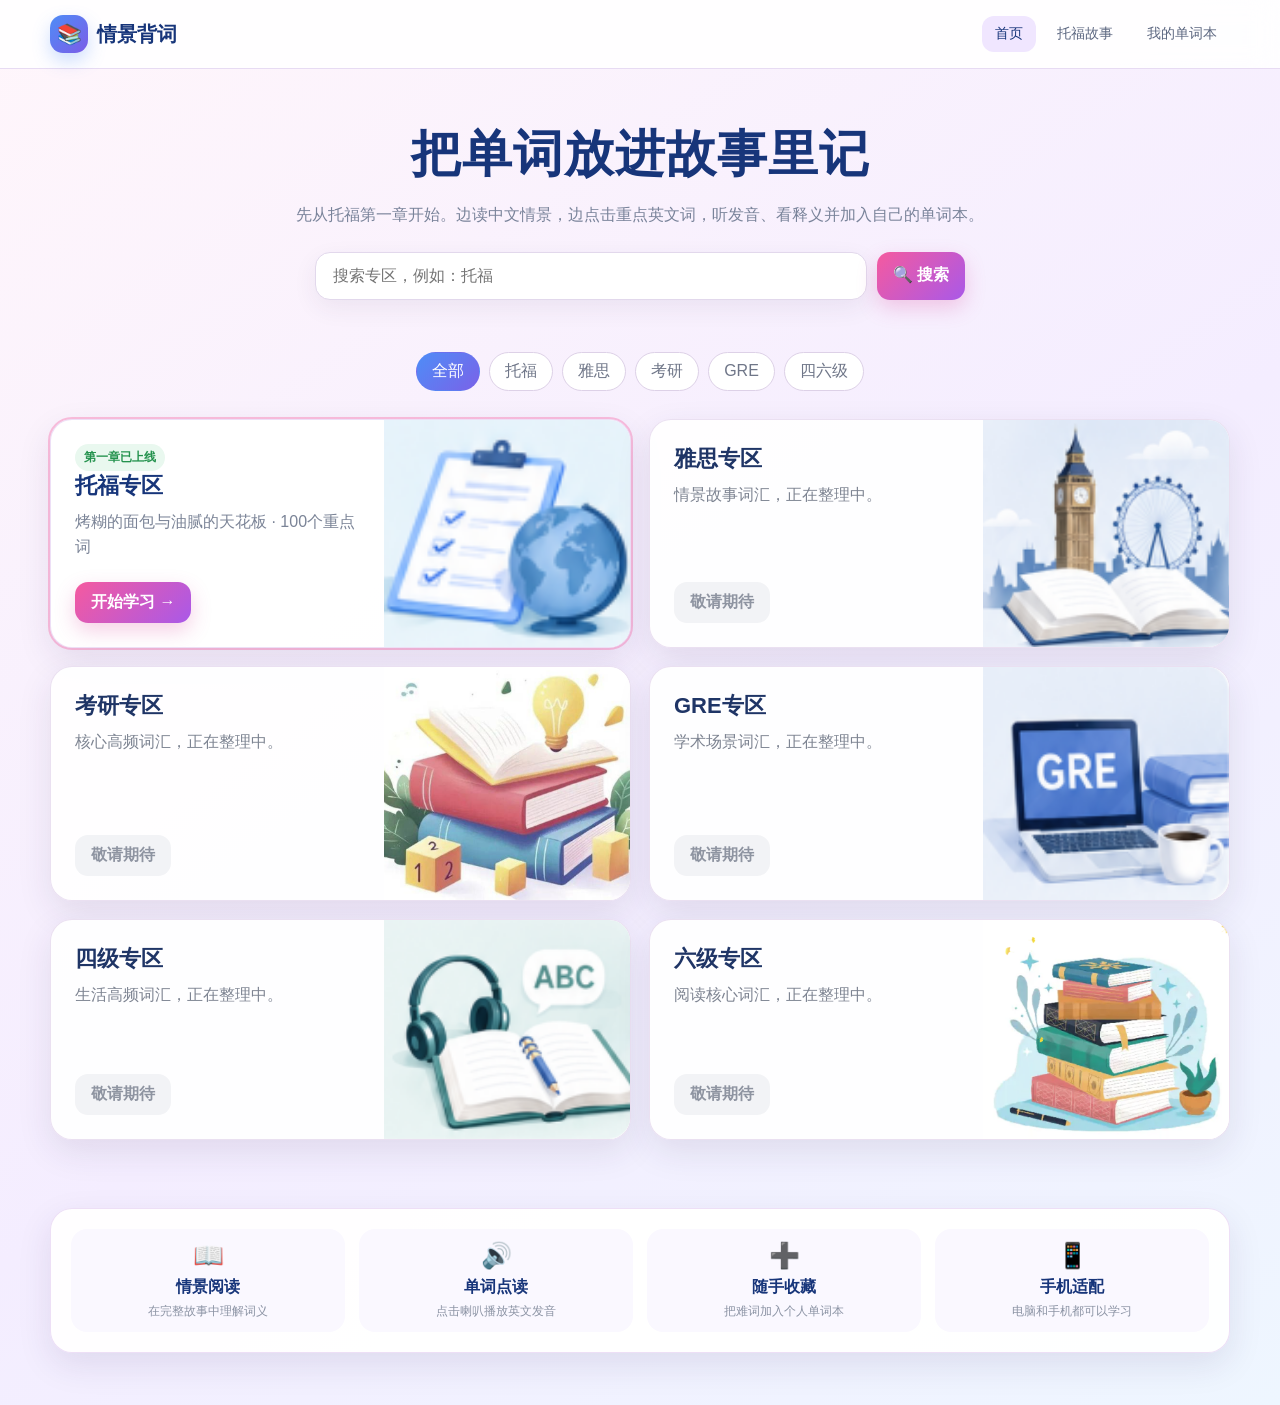
<file: my-words-toefl-chapter1-ready/index.html>
<!doctype html>
<html lang="zh-CN">
<head>
  <meta charset="utf-8">
  <meta name="viewport" content="width=device-width,initial-scale=1">
  <title>情景背词｜从故事里记住托福词汇</title>
  <link rel="stylesheet" href="css/common.css">
  <link rel="stylesheet" href="css/home.css">
</head>
<body>
<header class="site-header">
  <div class="container header-inner">
    <a class="brand" href="index.html"><span class="brand-mark">📚</span>情景背词</a>
    <nav class="top-nav">
      <a class="active" href="index.html">首页</a>
      <a href="toefl.html">托福故事</a>
      <a href="wordbook.html">我的单词本</a>
    </nav>
  </div>
</header>

<main>
  <section class="container hero">
    <h1>把单词放进故事里记</h1>
    <p>先从托福第一章开始。边读中文情景，边点击重点英文词，听发音、看释义并加入自己的单词本。</p>
    <div class="search-panel">
      <input id="home-search" type="search" placeholder="搜索专区，例如：托福">
      <button id="search-btn" class="primary-btn">🔍 搜索</button>
    </div>
  </section>

  <section class="container">
    <div class="tabs">
      <button class="tab active" data-category="all">全部</button>
      <button class="tab" data-category="toefl">托福</button>
      <button class="tab" data-category="ielts">雅思</button>
      <button class="tab" data-category="kaoyan">考研</button>
      <button class="tab" data-category="gre">GRE</button>
      <button class="tab" data-category="cet">四六级</button>
    </div>

    <div class="zone-grid">
      <article class="card zone-card featured" data-category="toefl">
        <div class="zone-copy">
          <span class="badge">第一章已上线</span>
          <h2>托福专区</h2>
          <p>烤糊的面包与油腻的天花板 · 100个重点词</p>
          <a class="primary-btn zone-action" href="toefl.html">开始学习 →</a>
        </div>
        <img class="zone-image" src="images/tuofu.png" alt="托福专区插画">
      </article>

      <article class="card zone-card coming" data-category="ielts">
        <div class="zone-copy"><h2>雅思专区</h2><p>情景故事词汇，正在整理中。</p><a class="secondary-btn zone-action" href="#">敬请期待</a></div>
        <img class="zone-image" src="images/ielts.png" alt="雅思专区插画">
      </article>
      <article class="card zone-card coming" data-category="kaoyan">
        <div class="zone-copy"><h2>考研专区</h2><p>核心高频词汇，正在整理中。</p><a class="secondary-btn zone-action" href="#">敬请期待</a></div>
        <img class="zone-image" src="images/kaoyan.png" alt="考研专区插画">
      </article>
      <article class="card zone-card coming" data-category="gre">
        <div class="zone-copy"><h2>GRE专区</h2><p>学术场景词汇，正在整理中。</p><a class="secondary-btn zone-action" href="#">敬请期待</a></div>
        <img class="zone-image" src="images/gre.png" alt="GRE专区插画">
      </article>
      <article class="card zone-card coming" data-category="cet">
        <div class="zone-copy"><h2>四级专区</h2><p>生活高频词汇，正在整理中。</p><a class="secondary-btn zone-action" href="#">敬请期待</a></div>
        <img class="zone-image" src="images/sijiji.png" alt="四级专区插画">
      </article>
      <article class="card zone-card coming" data-category="cet">
        <div class="zone-copy"><h2>六级专区</h2><p>阅读核心词汇，正在整理中。</p><a class="secondary-btn zone-action" href="#">敬请期待</a></div>
        <img class="zone-image" src="images/liuji.png" alt="六级专区插画">
      </article>
    </div>

    <div class="card feature-strip">
      <div class="feature-item"><div class="feature-icon">📖</div><strong>情景阅读</strong><span>在完整故事中理解词义</span></div>
      <div class="feature-item"><div class="feature-icon">🔊</div><strong>单词点读</strong><span>点击喇叭播放英文发音</span></div>
      <div class="feature-item"><div class="feature-icon">➕</div><strong>随手收藏</strong><span>把难词加入个人单词本</span></div>
      <div class="feature-item"><div class="feature-icon">📱</div><strong>手机适配</strong><span>电脑和手机都可以学习</span></div>
    </div>
  </section>
</main>
<script src="js/storage.js"></script>
<script src="js/home.js"></script>
</body>
</html>
</file>
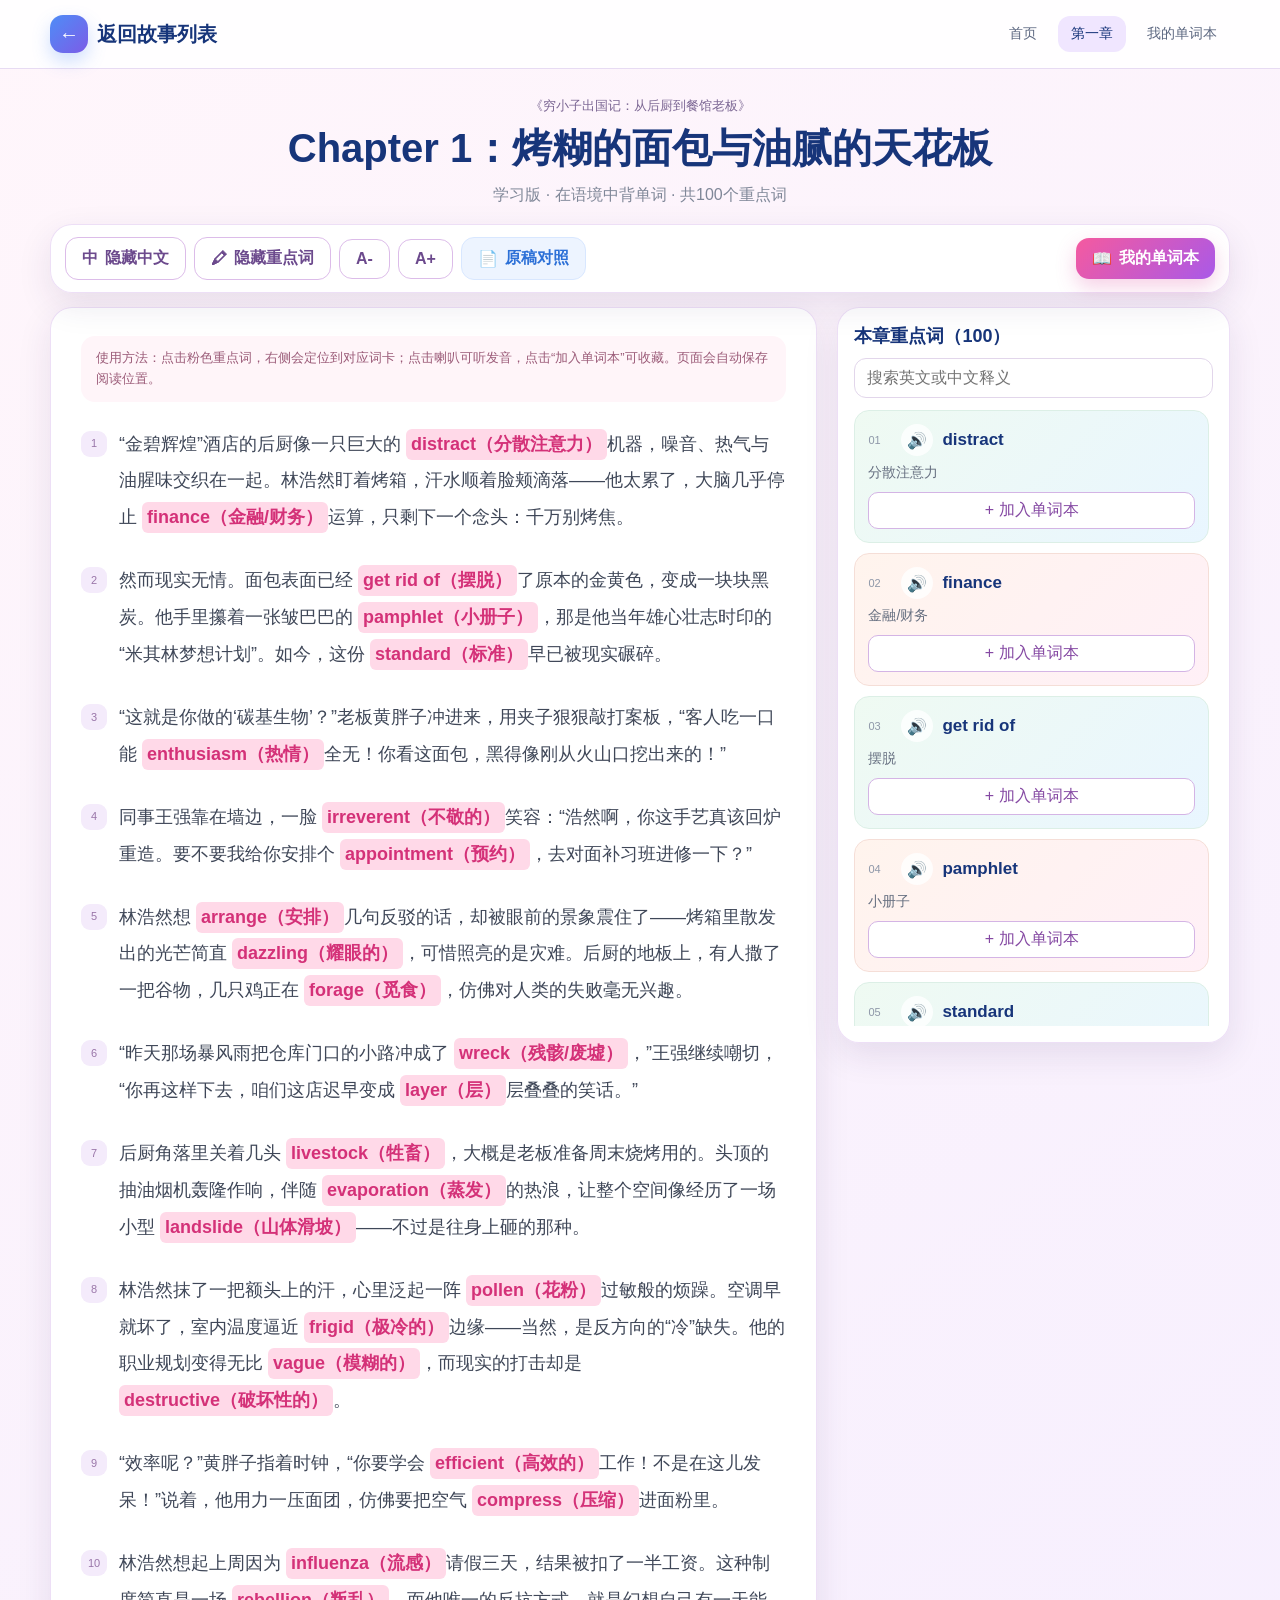
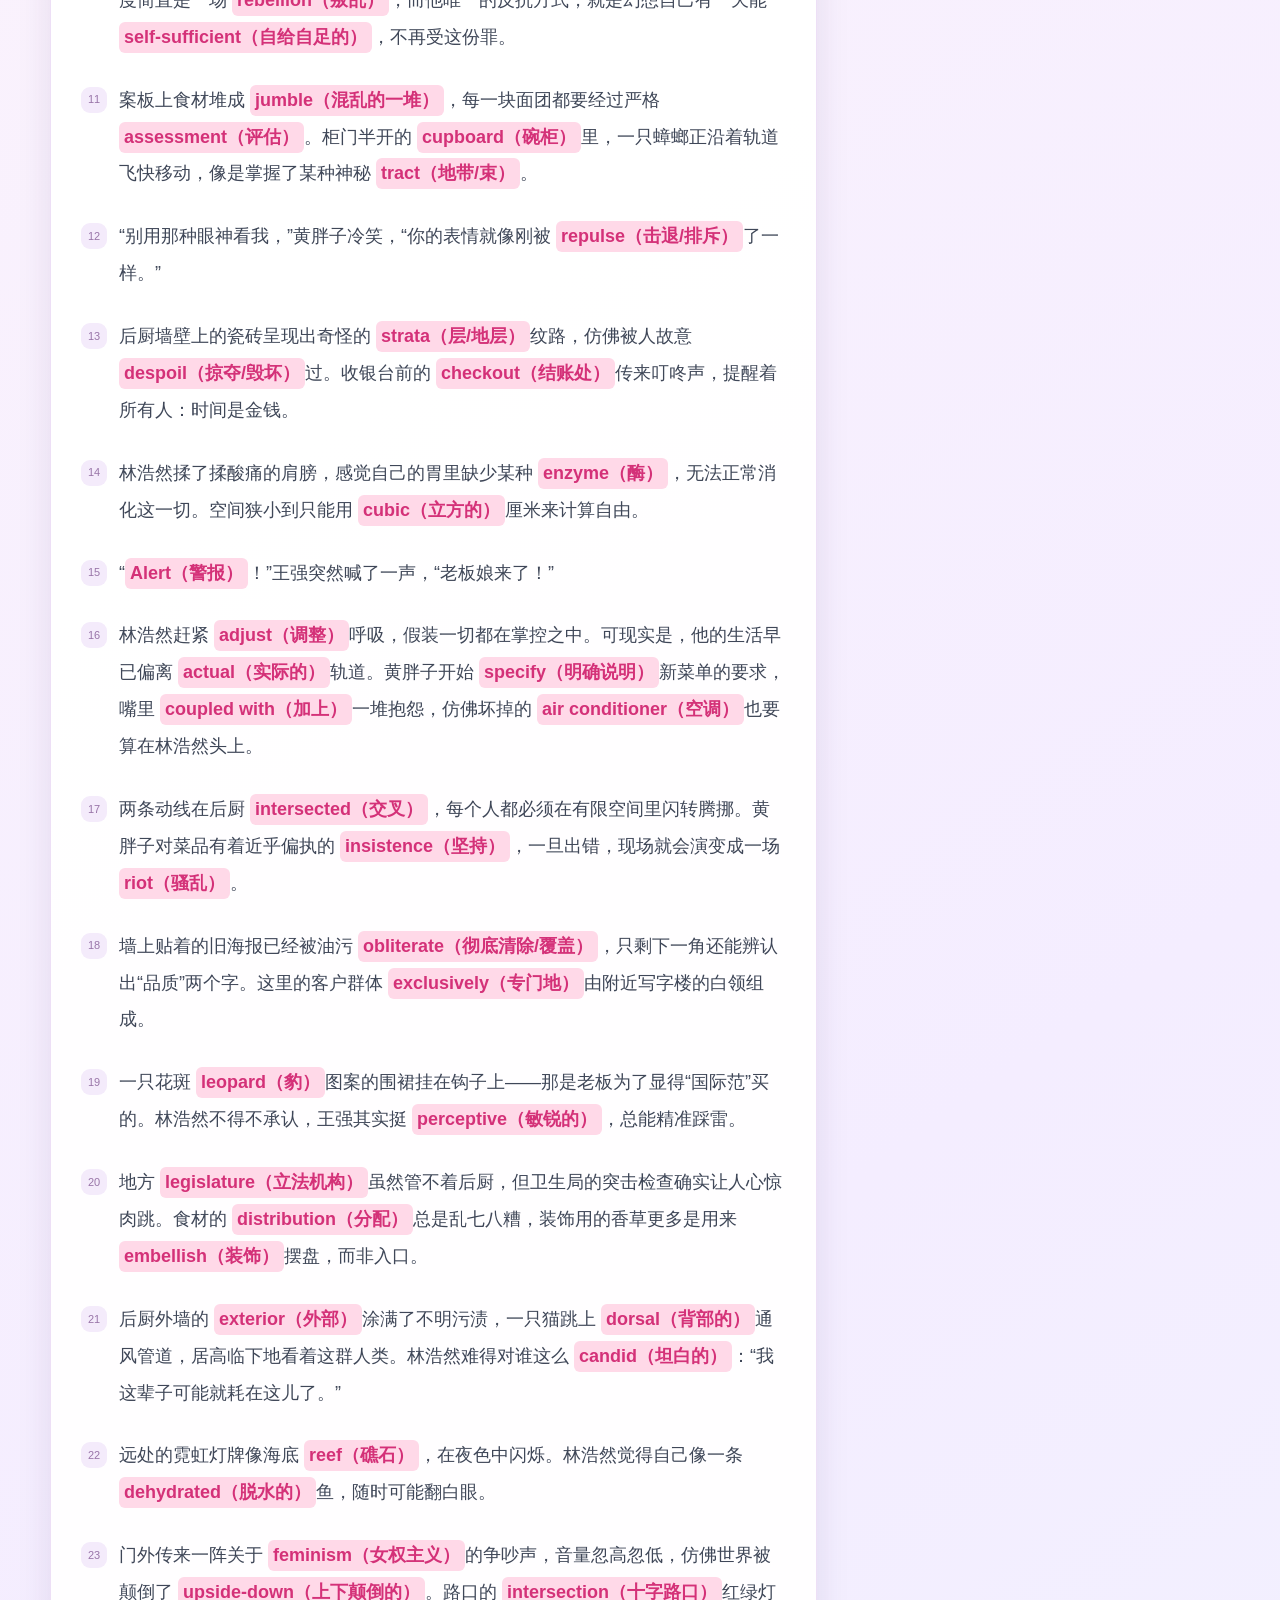
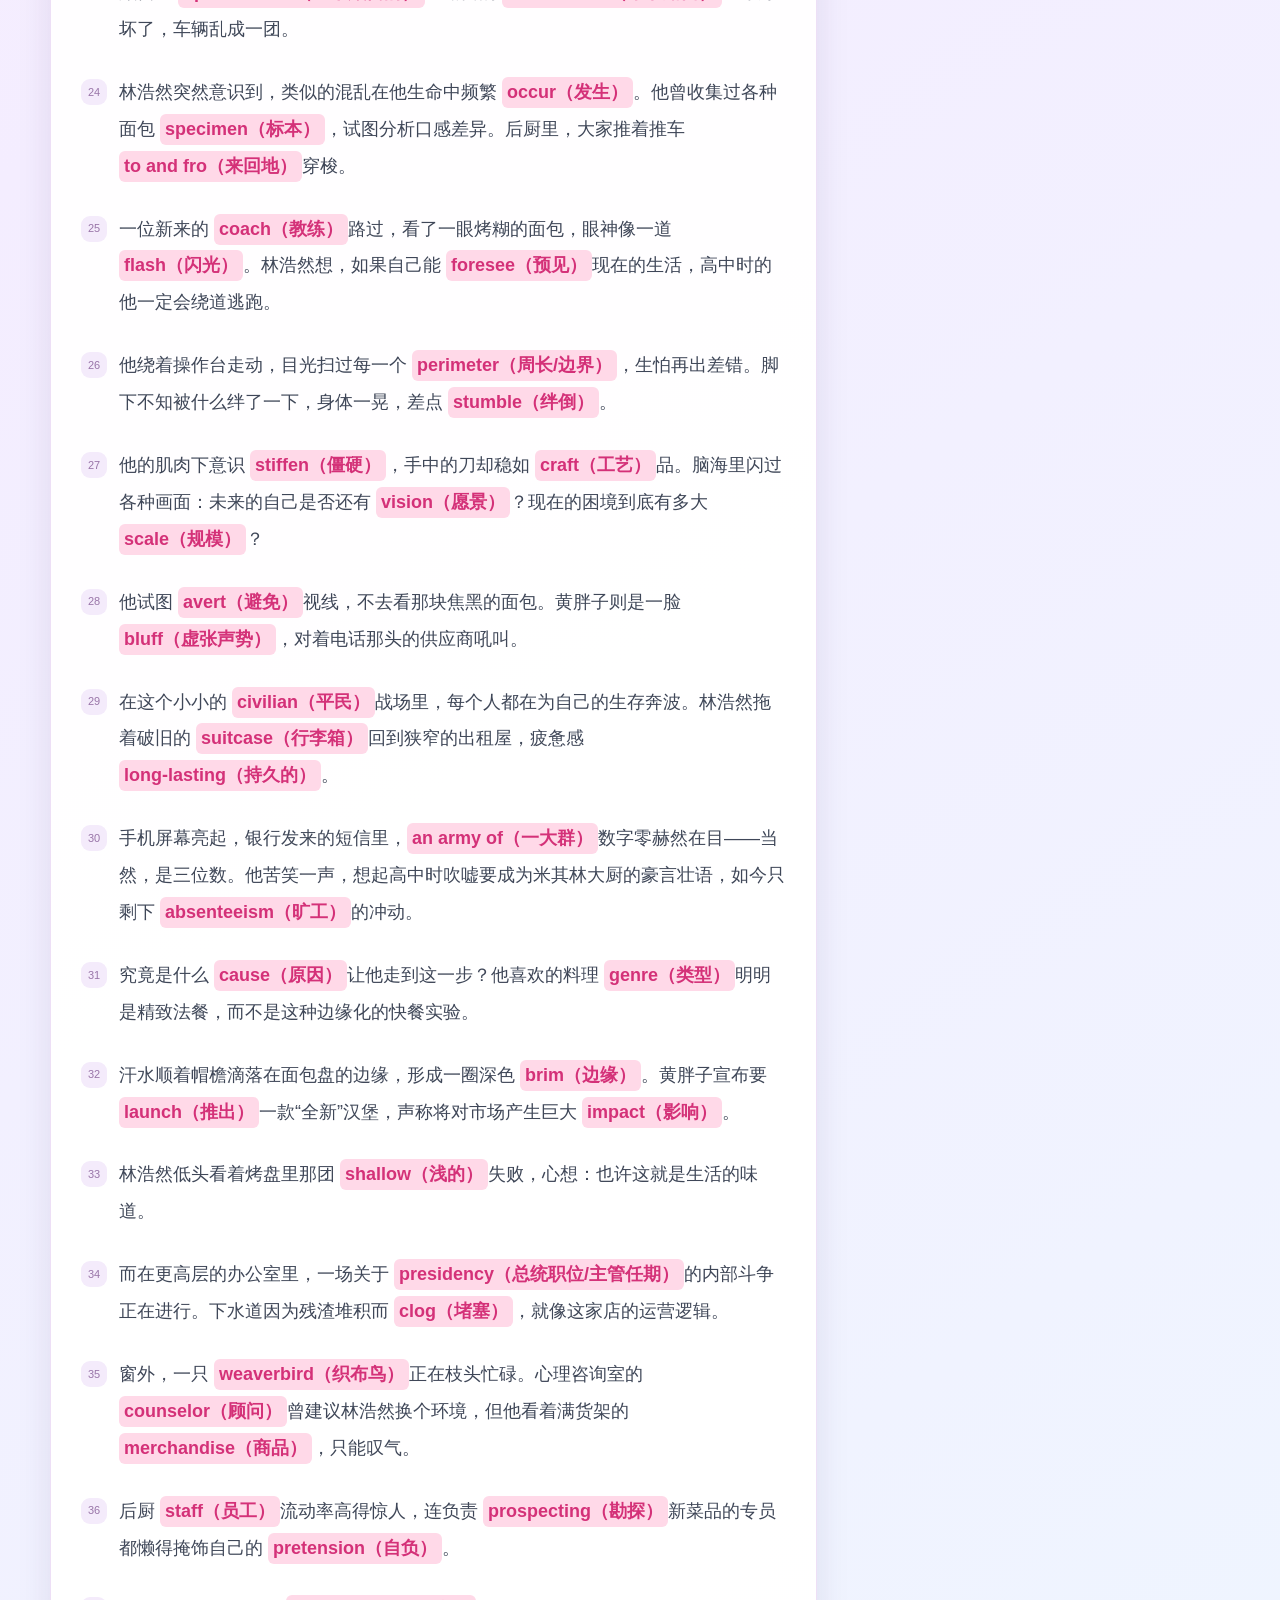
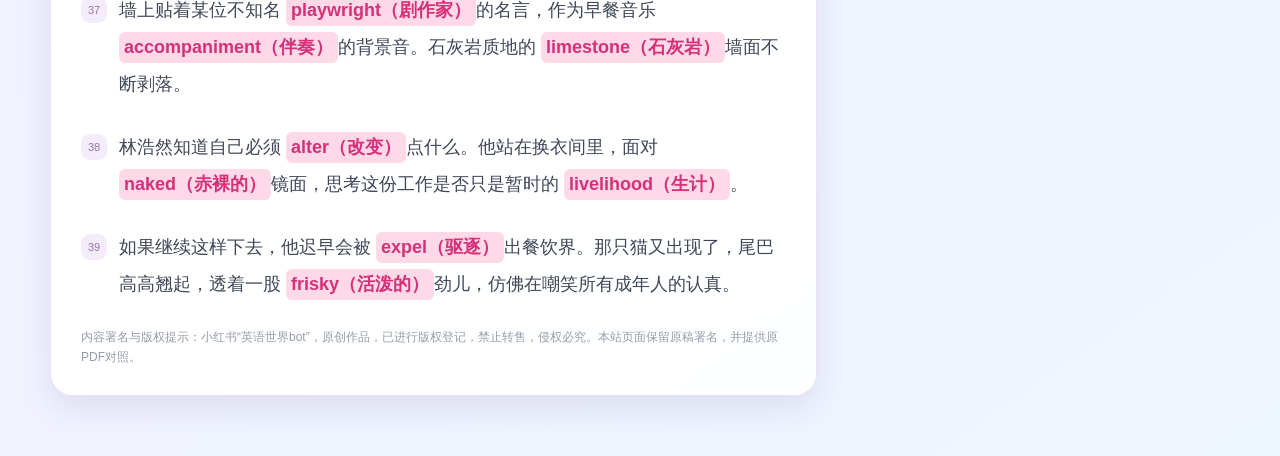
<file: my-words-toefl-chapter1-ready/reader.html>
<!doctype html>
<html lang="zh-CN">
<head>
  <meta charset="utf-8">
  <meta name="viewport" content="width=device-width,initial-scale=1">
  <title>Chapter 1：烤糊的面包与油腻的天花板</title>
  <link rel="stylesheet" href="css/common.css">
  <link rel="stylesheet" href="css/reader.css">
</head>
<body>
<div id="reading-progress" class="progress-line"></div>
<header class="site-header">
  <div class="container header-inner">
    <a class="brand" href="toefl.html"><span class="brand-mark">←</span>返回故事列表</a>
    <nav class="top-nav">
      <a href="index.html">首页</a>
      <a class="active" href="reader.html">第一章</a>
      <a href="wordbook.html">我的单词本</a>
    </nav>
  </div>
</header>

<main>
  <section class="container reader-hero">
    <div class="series">《穷小子出国记：从后厨到餐馆老板》</div>
    <h1>Chapter 1：烤糊的面包与油腻的天花板</h1>
    <div class="sub">学习版 · 在语境中背单词 · 共100个重点词</div>
  </section>

  <div class="container card reader-toolbar">
    <button id="toggle-meaning" class="ghost-btn">中 <span class="label-text">隐藏中文</span></button>
    <button id="toggle-highlight" class="ghost-btn">🖍 <span class="label-text">隐藏重点词</span></button>
    <button id="font-down" class="ghost-btn">A-</button>
    <button id="font-up" class="ghost-btn">A+</button>
    <button id="toggle-original" class="secondary-btn">📄 <span class="label-text">原稿对照</span></button>
    <span class="spacer"></span>
    <a class="primary-btn" href="wordbook.html">📖 <span class="label-text">我的单词本</span></a>
    <button id="mobile-word-toggle" class="primary-btn mobile-word-handle">🔤 词汇表</button>
  </div>

  <div class="container reader-layout">
    <article class="card story-panel">
      <div class="story-note">
        使用方法：点击粉色重点词，右侧会定位到对应词卡；点击喇叭可听发音，点击“加入单词本”可收藏。页面会自动保存阅读位置。
      </div>
      <div id="story-content"></div>
      <div class="copyright-note">
        内容署名与版权提示：小红书“英语世界bot”，原创作品，已进行版权登记，禁止转售，侵权必究。本站页面保留原稿署名，并提供原PDF对照。
      </div>
    </article>

    <aside id="side-panel" class="card side-panel">
      <div style="display:flex;align-items:center;gap:8px;margin-bottom:10px">
        <strong style="color:var(--ink);font-size:18px">本章重点词（100）</strong>
        <span style="flex:1"></span>
        <button id="close-word-panel" class="icon-btn mobile-word-handle">×</button>
      </div>
      <div class="word-search"><input id="word-search" type="search" placeholder="搜索英文或中文释义"></div>
      <div id="word-list" class="word-list"></div>
    </aside>
  </div>

  <section id="original-section" class="container card original-section" hidden>
    <h2>原稿对照</h2>
    <p class="muted">以下为PDF第1—6页原稿图片，便于核对排版和内容。完整文件可 <a style="color:#8b3db0;font-weight:700" href="assets/chapter1.pdf" target="_blank">打开原PDF</a>。</p>
    <div class="original-grid">
      <img src="assets/chapter1-pages/page-01.webp" alt="第一章原稿第1页">
      <img src="assets/chapter1-pages/page-02.webp" alt="第一章原稿第2页">
      <img src="assets/chapter1-pages/page-03.webp" alt="第一章原稿第3页">
      <img src="assets/chapter1-pages/page-04.webp" alt="第一章原稿第4页">
      <img src="assets/chapter1-pages/page-05.webp" alt="第一章原稿第5页">
      <img src="assets/chapter1-pages/page-06.webp" alt="第一章原稿第6页">
    </div>
    <h2 style="margin-top:28px">原版词汇表</h2>
    <div class="original-grid">
      <img src="assets/chapter1-pages/page-10.webp" alt="词汇表第1页">
      <img src="assets/chapter1-pages/page-11.webp" alt="词汇表第2页">
      <img src="assets/chapter1-pages/page-12.webp" alt="词汇表第3页">
      <img src="assets/chapter1-pages/page-13.webp" alt="词汇表第4页">
      <img src="assets/chapter1-pages/page-14.webp" alt="词汇表第5页">
    </div>
  </section>
</main>
<script src="js/chapter1-data.js"></script>
<script src="js/storage.js"></script>
<script src="js/reader.js"></script>
</body>
</html>
</file>
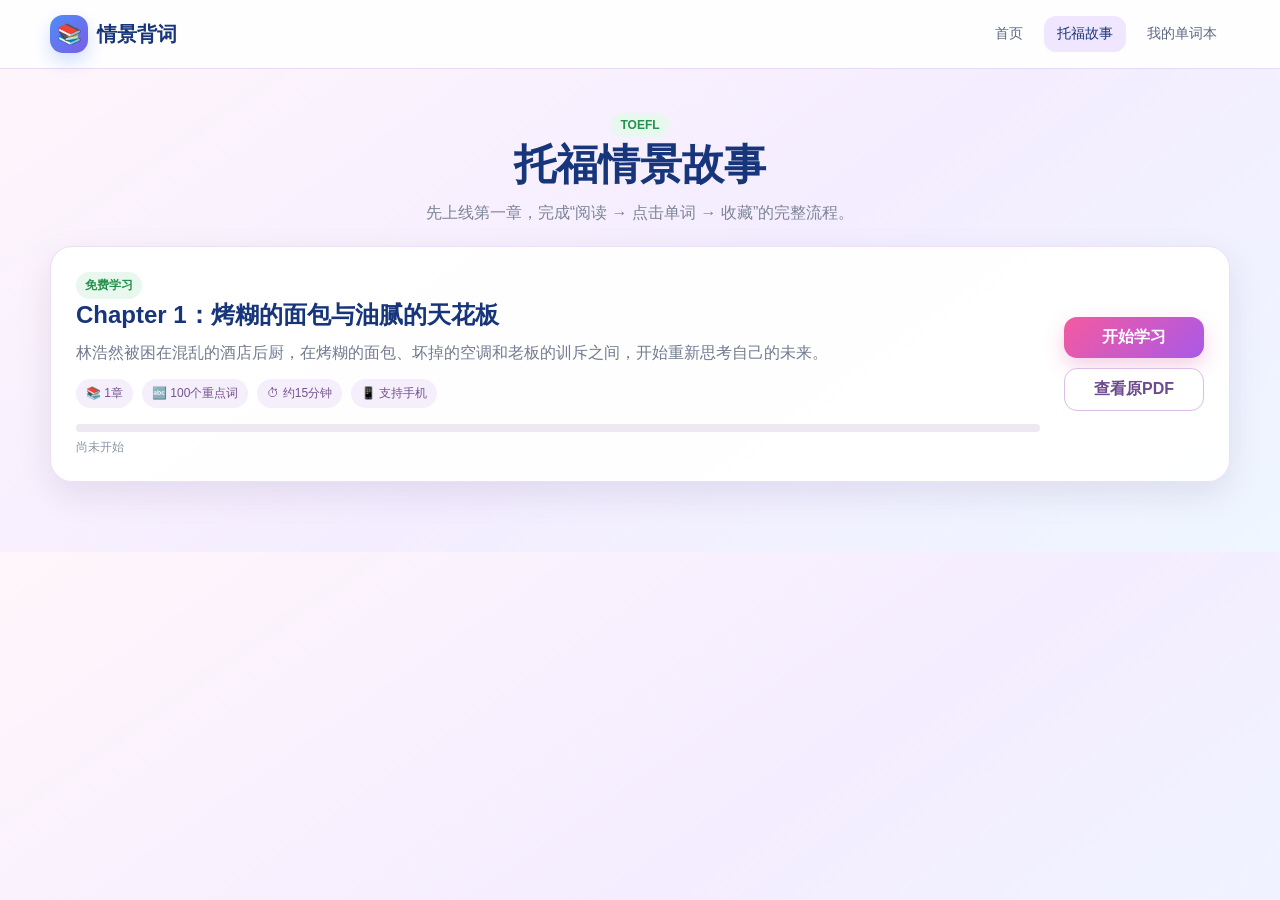
<file: my-words-toefl-chapter1-ready/toefl.html>
<!doctype html>
<html lang="zh-CN">
<head>
  <meta charset="utf-8">
  <meta name="viewport" content="width=device-width,initial-scale=1">
  <title>托福故事｜情景背词</title>
  <link rel="stylesheet" href="css/common.css">
  <link rel="stylesheet" href="css/toefl.css">
</head>
<body>
<header class="site-header">
  <div class="container header-inner">
    <a class="brand" href="index.html"><span class="brand-mark">📚</span>情景背词</a>
    <nav class="top-nav">
      <a href="index.html">首页</a>
      <a class="active" href="toefl.html">托福故事</a>
      <a href="wordbook.html">我的单词本</a>
    </nav>
  </div>
</header>
<main>
  <section class="container page-hero">
    <span class="badge">TOEFL</span>
    <h1>托福情景故事</h1>
    <p>先上线第一章，完成“阅读 → 点击单词 → 收藏”的完整流程。</p>
  </section>

  <section class="container story-list">
    <article class="card story-card">
      <div>
        <span class="badge">免费学习</span>
        <h2>Chapter 1：烤糊的面包与油腻的天花板</h2>
        <p>林浩然被困在混乱的酒店后厨，在烤糊的面包、坏掉的空调和老板的训斥之间，开始重新思考自己的未来。</p>
        <div class="story-meta">
          <span>📚 1章</span><span>🔤 100个重点词</span><span>⏱ 约15分钟</span><span>📱 支持手机</span>
        </div>
        <div class="progress-box">
          <div class="progress-track"><div id="story-progress" class="progress-bar"></div></div>
          <div id="progress-label" class="progress-label">尚未开始</div>
        </div>
      </div>
      <div class="story-actions">
        <a class="primary-btn" href="reader.html">开始学习</a>
        <a class="ghost-btn" href="assets/chapter1.pdf" target="_blank">查看原PDF</a>
      </div>
    </article>
  </section>
</main>
<script>
  try{
    const saved=JSON.parse(localStorage.getItem("myWords.reader.toefl-chapter-1")||"null");
    const value=Math.round(saved?.percent||0);
    document.querySelector("#story-progress").style.width=value+"%";
    document.querySelector("#progress-label").textContent=value>0?`上次阅读到 ${value}%`:"尚未开始";
    document.querySelector(".primary-btn").textContent=value>0?"继续学习":"开始学习";
  }catch{}
</script>
</body>
</html>
</file>
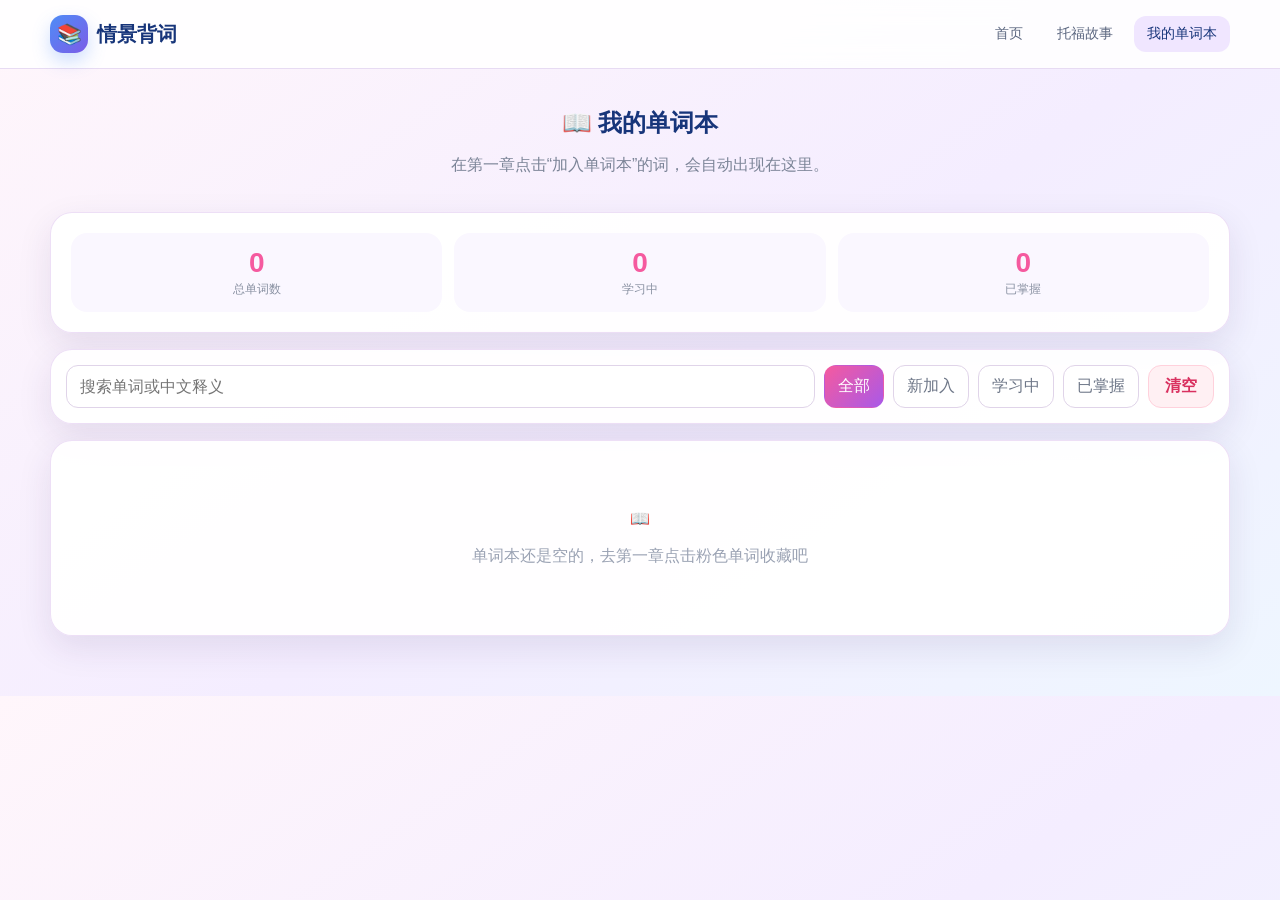
<file: my-words-toefl-chapter1-ready/wordbook.html>
<!doctype html>
<html lang="zh-CN">
<head>
  <meta charset="utf-8">
  <meta name="viewport" content="width=device-width,initial-scale=1">
  <title>我的单词本｜情景背词</title>
  <link rel="stylesheet" href="css/common.css">
  <link rel="stylesheet" href="css/wordbook.css">
  <link rel="stylesheet" href="css/reader.css">
</head>
<body>
<header class="site-header">
  <div class="container header-inner">
    <a class="brand" href="index.html"><span class="brand-mark">📚</span>情景背词</a>
    <nav class="top-nav">
      <a href="index.html">首页</a>
      <a href="toefl.html">托福故事</a>
      <a class="active" href="wordbook.html">我的单词本</a>
    </nav>
  </div>
</header>
<main class="container">
  <section class="wordbook-hero">
    <h1>📖 我的单词本</h1>
    <p class="muted">在第一章点击“加入单词本”的词，会自动出现在这里。</p>
  </section>

  <section class="card stats">
    <div class="stat"><strong id="total-count">0</strong><span>总单词数</span></div>
    <div class="stat"><strong id="learning-count">0</strong><span>学习中</span></div>
    <div class="stat"><strong id="mastered-count">0</strong><span>已掌握</span></div>
  </section>

  <section class="card filters">
    <input id="book-search" type="search" placeholder="搜索单词或中文释义">
    <button class="filter-btn active" data-filter="all">全部</button>
    <button class="filter-btn" data-filter="new">新加入</button>
    <button class="filter-btn" data-filter="learning">学习中</button>
    <button class="filter-btn" data-filter="mastered">已掌握</button>
    <button id="clear-book" class="danger-btn">清空</button>
  </section>

  <section id="book-grid" class="book-grid"></section>
</main>
<script src="js/storage.js"></script>
<script src="js/wordbook.js"></script>
</body>
</html>
</file>
<file: my-words-toefl-chapter1-ready/css/common.css>
:root{
  --bg:#f6f1fb;
  --card:#ffffff;
  --ink:#17357a;
  --text:#39445c;
  --muted:#7b8497;
  --pink:#f55a9f;
  --pink-soft:#ffd9e8;
  --purple:#a959e8;
  --purple-soft:#f0e6ff;
  --blue:#4e8df7;
  --green:#43b96c;
  --border:#eadcf3;
  --shadow:0 12px 34px rgba(52,25,89,.10);
  --radius:22px;
}
*{box-sizing:border-box}
html{scroll-behavior:smooth}
body{
  margin:0;
  font-family:-apple-system,BlinkMacSystemFont,"Segoe UI","PingFang SC","Hiragino Sans GB","Microsoft YaHei",sans-serif;
  background:linear-gradient(145deg,#fff6fb 0%,#f4edff 55%,#eef6ff 100%);
  color:var(--text);
}
a{color:inherit;text-decoration:none}
button,input{font:inherit}
button{cursor:pointer}
.container{width:min(1180px,calc(100% - 32px));margin:0 auto}
.site-header{
  position:sticky;top:0;z-index:30;
  background:rgba(255,255,255,.88);
  backdrop-filter:blur(14px);
  border-bottom:1px solid rgba(225,210,240,.8);
}
.header-inner{height:68px;display:flex;align-items:center;justify-content:space-between;gap:16px}
.brand{font-weight:800;color:var(--ink);font-size:20px;display:flex;align-items:center;gap:9px}
.brand-mark{
  width:38px;height:38px;border-radius:13px;
  display:grid;place-items:center;color:white;
  background:linear-gradient(135deg,var(--blue),#7c5ce7);
  box-shadow:0 8px 18px rgba(78,141,247,.28);
}
.top-nav{display:flex;gap:8px;align-items:center}
.top-nav a{
  padding:9px 13px;border-radius:12px;color:#5c6780;font-size:14px
}
.top-nav a:hover,.top-nav a.active{background:var(--purple-soft);color:var(--ink)}
.primary-btn,.secondary-btn,.ghost-btn,.danger-btn{
  border:0;border-radius:13px;padding:10px 16px;font-weight:700;transition:.18s ease;
  display:inline-flex;align-items:center;justify-content:center;gap:7px;
}
.primary-btn{color:white;background:linear-gradient(135deg,var(--pink),var(--purple));box-shadow:0 8px 20px rgba(220,67,157,.25)}
.primary-btn:hover{transform:translateY(-1px);box-shadow:0 11px 24px rgba(220,67,157,.32)}
.secondary-btn{background:#edf4ff;color:#2c70d7;border:1px solid #d8e7ff}
.ghost-btn{background:#fff;color:#6c4a8d;border:1px solid #dcbce9}
.danger-btn{background:#fff0f3;color:#d9305f;border:1px solid #ffd1dc}
.card{background:rgba(255,255,255,.94);border:1px solid rgba(235,220,245,.9);border-radius:var(--radius);box-shadow:var(--shadow)}
.badge{display:inline-flex;align-items:center;padding:5px 9px;border-radius:999px;font-size:12px;font-weight:700;background:#e9f8ef;color:#23924d}
.muted{color:var(--muted)}
.empty-state{text-align:center;padding:68px 20px;color:#9aa2b3}
.toast{
  position:fixed;left:50%;bottom:26px;transform:translate(-50%,20px);
  background:#213052;color:white;padding:11px 17px;border-radius:12px;
  opacity:0;pointer-events:none;transition:.22s;z-index:100;box-shadow:0 10px 30px rgba(0,0,0,.2)
}
.toast.show{opacity:1;transform:translate(-50%,0)}
@media(max-width:720px){
  .container{width:min(100% - 20px,1180px)}
  .header-inner{height:60px}
  .top-nav a{display:none}
  .brand{font-size:17px}
}
</file>
<file: my-words-toefl-chapter1-ready/css/home.css>
.hero{padding:52px 0 28px;text-align:center}
.hero h1{margin:0;color:var(--ink);font-size:clamp(30px,5vw,50px);letter-spacing:.02em}
.hero p{margin:13px auto 0;max-width:700px;color:#79839a;line-height:1.8}
.search-panel{margin:22px auto 0;max-width:650px;display:flex;gap:10px}
.search-panel input{
  flex:1;border:1px solid #e2d8ec;border-radius:15px;padding:14px 17px;outline:none;background:white;
  box-shadow:0 8px 24px rgba(61,44,91,.07)
}
.search-panel input:focus{border-color:#bb79e7;box-shadow:0 0 0 4px rgba(187,121,231,.12)}
.tabs{display:flex;justify-content:center;gap:9px;flex-wrap:wrap;margin:24px 0 28px}
.tab{border:1px solid #ddd1e7;background:white;color:#6f7688;padding:8px 15px;border-radius:999px}
.tab.active{background:linear-gradient(135deg,#4e8df7,#7a62e8);color:#fff;border-color:transparent}
.zone-grid{display:grid;grid-template-columns:repeat(2,minmax(0,1fr));gap:18px;padding-bottom:60px}
.zone-card{overflow:hidden;position:relative;min-height:210px;display:grid;grid-template-columns:1.15fr .85fr;transition:.2s}
.zone-card:hover{transform:translateY(-4px);box-shadow:0 17px 40px rgba(52,25,89,.15)}
.zone-copy{padding:24px;display:flex;flex-direction:column;align-items:flex-start}
.zone-copy h2{margin:0 0 8px;color:var(--ink);font-size:22px}
.zone-copy p{margin:0 0 22px;color:#7b8497;line-height:1.6}
.zone-copy .zone-action{margin-top:auto}
.zone-image{width:100%;height:100%;min-height:210px;object-fit:cover;background:#f2edfa}
.zone-card.coming{filter:saturate(.72)}
.zone-card.coming .zone-action{background:#f2f3f7;color:#8c94a6;border:0}
.zone-card.featured{outline:2px solid rgba(245,90,159,.35)}
.feature-strip{margin:8px 0 52px;padding:20px;display:grid;grid-template-columns:repeat(4,1fr);gap:14px}
.feature-item{text-align:center;padding:12px;border-radius:16px;background:#faf8ff}
.feature-icon{font-size:25px}
.feature-item strong{display:block;color:var(--ink);margin:7px 0 3px}
.feature-item span{font-size:12px;color:#8b93a4}
@media(max-width:760px){
  .hero{padding-top:34px}
  .search-panel{flex-direction:column}
  .zone-grid{grid-template-columns:1fr}
  .zone-card{grid-template-columns:1fr 130px;min-height:170px}
  .zone-image{min-height:170px}
  .zone-copy{padding:20px}
  .feature-strip{grid-template-columns:repeat(2,1fr)}
}
</file>
<file: my-words-toefl-chapter1-ready/css/reader.css>
.reader-hero{padding:28px 0 18px;text-align:center}
.reader-hero .series{color:#7b6693;font-size:13px;margin-bottom:6px}
.reader-hero h1{margin:0;color:var(--ink);font-size:clamp(25px,4vw,40px)}
.reader-hero .sub{margin-top:9px;color:#7f8798}
.reader-toolbar{
  position:sticky;top:68px;z-index:25;margin-bottom:14px;padding:12px 14px;
  display:flex;gap:8px;align-items:center;flex-wrap:wrap
}
.reader-toolbar .spacer{flex:1}
.progress-line{position:fixed;top:68px;left:0;height:3px;background:linear-gradient(90deg,var(--pink),var(--purple));width:0;z-index:50}
.reader-layout{display:grid;grid-template-columns:minmax(0,1.72fr) minmax(300px,.88fr);gap:20px;padding-bottom:60px;align-items:start}
.story-panel{padding:28px 30px}
.story-note{padding:12px 15px;border-radius:14px;background:#fff5f9;color:#9b5b78;font-size:13px;line-height:1.6;margin-bottom:22px}
.story-paragraph{position:relative;padding:2px 0 2px 38px;margin:0 0 22px;font-size:18px;line-height:2.05;color:#3f4758}
.story-paragraph .paragraph-no{position:absolute;left:0;top:7px;width:26px;height:26px;border-radius:9px;display:grid;place-items:center;font-size:11px;color:#9975a8;background:#f4ebfb}
.vocab{
  border:0;padding:2px 5px;border-radius:6px;background:var(--pink-soft);color:#d43178;
  font-weight:650;line-height:1.5;display:inline;box-decoration-break:clone;-webkit-box-decoration-break:clone
}
.vocab:hover,.vocab.active{background:#f769aa;color:white;box-shadow:0 4px 12px rgba(245,90,159,.22)}
.hide-meanings .inline-meaning{display:none}
.hide-highlights .vocab{background:transparent;color:inherit;padding:0;font-weight:inherit}
.side-panel{padding:16px;position:sticky;top:144px;max-height:calc(100vh - 164px);display:flex;flex-direction:column}
.word-search{display:flex;gap:8px;margin-bottom:12px}
.word-search input{width:100%;border:1px solid #e2d6eb;border-radius:12px;padding:10px 12px;outline:none}
.word-list{overflow:auto;padding-right:4px}
.word-card{border-radius:15px;padding:13px;margin-bottom:10px;background:linear-gradient(135deg,#effaf2,#e9f6ff);border:1px solid #dcefe6;transition:.18s}
.word-card:nth-child(even){background:linear-gradient(135deg,#fff4ed,#fff0f7);border-color:#f5ded7}
.word-card.active{outline:2px solid #c56ce4;transform:translateX(-2px)}
.word-card-head{display:flex;align-items:center;gap:9px}
.word-number{font-size:11px;color:#8e97a8;min-width:24px}
.word-card h3{margin:0;color:var(--ink);font-size:17px;flex:1}
.icon-btn{width:32px;height:32px;border-radius:50%;border:0;background:rgba(255,255,255,.78);display:grid;place-items:center}
.word-meaning{margin:8px 0 0;color:#666f80;font-size:14px}
.add-word{margin-top:10px;width:100%;border:1px solid #d4b4e5;background:white;color:#8549a3;border-radius:10px;padding:7px 9px}
.add-word.saved{background:#e7f8ed;color:#208d4a;border-color:#bce6cb}
.original-section{margin:0 auto 70px;padding:22px}
.original-section h2{color:var(--ink);margin-top:0}
.original-grid{display:grid;grid-template-columns:repeat(2,minmax(0,1fr));gap:14px}
.original-grid img{width:100%;border-radius:14px;border:1px solid #e6ddea;box-shadow:0 8px 22px rgba(54,39,79,.08)}
.original-section[hidden]{display:none}
.copyright-note{font-size:12px;color:#959cab;line-height:1.7;margin-top:20px}
@media(max-width:900px){
  .reader-layout{grid-template-columns:1fr}
  .side-panel{position:fixed;z-index:80;left:10px;right:10px;bottom:10px;top:auto;max-height:58vh;transform:translateY(calc(100% + 20px));opacity:0;visibility:hidden;pointer-events:none;transition:.24s}
  .side-panel.mobile-open{transform:translateY(0);opacity:1;visibility:visible;pointer-events:auto}
  .mobile-word-handle{display:block}
  .story-panel{padding:22px 18px}
  .story-paragraph{font-size:17px;padding-left:32px}
}
@media(min-width:901px){.mobile-word-handle{display:none!important}}
@media(max-width:600px){
  .reader-toolbar{top:60px}
  .progress-line{top:60px}
  .reader-toolbar .label-text{display:none}
  .original-grid{grid-template-columns:1fr}
}
</file>
<file: my-words-toefl-chapter1-ready/css/toefl.css>
.page-hero{padding:44px 0 22px;text-align:center}
.page-hero h1{margin:0;color:var(--ink);font-size:clamp(28px,5vw,42px)}
.page-hero p{color:#7b8497;margin:10px 0 0}
.story-list{padding-bottom:70px}
.story-card{padding:25px;display:grid;grid-template-columns:1fr auto;gap:24px;align-items:center}
.story-card h2{color:var(--ink);margin:0 0 8px;font-size:24px}
.story-card p{margin:0 0 13px;line-height:1.7;color:#727b8f}
.story-meta{display:flex;gap:9px;flex-wrap:wrap}
.story-meta span{padding:6px 10px;border-radius:999px;background:#f4effb;color:#76528d;font-size:12px}
.story-actions{display:flex;flex-direction:column;gap:10px;min-width:140px}
.progress-box{margin-top:16px}
.progress-track{height:8px;border-radius:999px;background:#eee8f3;overflow:hidden}
.progress-bar{height:100%;width:0;background:linear-gradient(90deg,var(--pink),var(--purple))}
.progress-label{margin-top:7px;font-size:12px;color:#8b93a3}
@media(max-width:700px){
  .story-card{grid-template-columns:1fr}
  .story-actions{flex-direction:row}
  .story-actions a{flex:1}
}
</file>
<file: my-words-toefl-chapter1-ready/css/wordbook.css>
.wordbook-hero{padding:38px 0 20px;text-align:center}
.wordbook-hero h1{margin:0;color:var(--ink)}
.stats{display:grid;grid-template-columns:repeat(3,1fr);gap:12px;padding:20px;margin-bottom:16px}
.stat{text-align:center;padding:14px;border-radius:16px;background:#faf7ff}
.stat strong{display:block;font-size:28px;color:var(--pink)}
.stat span{font-size:12px;color:#8a92a3}
.filters{display:flex;gap:9px;flex-wrap:wrap;padding:15px;margin-bottom:16px}
.filters input{flex:1;min-width:220px;border:1px solid #e0d4e9;border-radius:12px;padding:11px 13px}
.filter-btn{border:1px solid #e0d4e9;background:white;color:#6e7788;border-radius:12px;padding:9px 13px}
.filter-btn.active{background:linear-gradient(135deg,var(--pink),var(--purple));color:white;border-color:transparent}
.book-grid{display:grid;grid-template-columns:repeat(2,minmax(0,1fr));gap:14px;padding-bottom:60px}
.book-card{padding:18px}
.book-card-head{display:flex;align-items:center;gap:10px}
.book-card h2{margin:0;color:var(--ink);font-size:20px;flex:1}
.book-card p{margin:10px 0;color:#697284}
.card-actions{display:flex;gap:8px;flex-wrap:wrap}
.status-select{border:1px solid #ddd0e7;border-radius:10px;padding:8px;background:white}
.small-btn{border:0;border-radius:10px;padding:8px 10px;background:#edf4ff;color:#356db8}
.small-btn.delete{background:#fff0f3;color:#cf4164}
@media(max-width:700px){.book-grid{grid-template-columns:1fr}.stats{grid-template-columns:1fr 1fr 1fr}}
</file>
